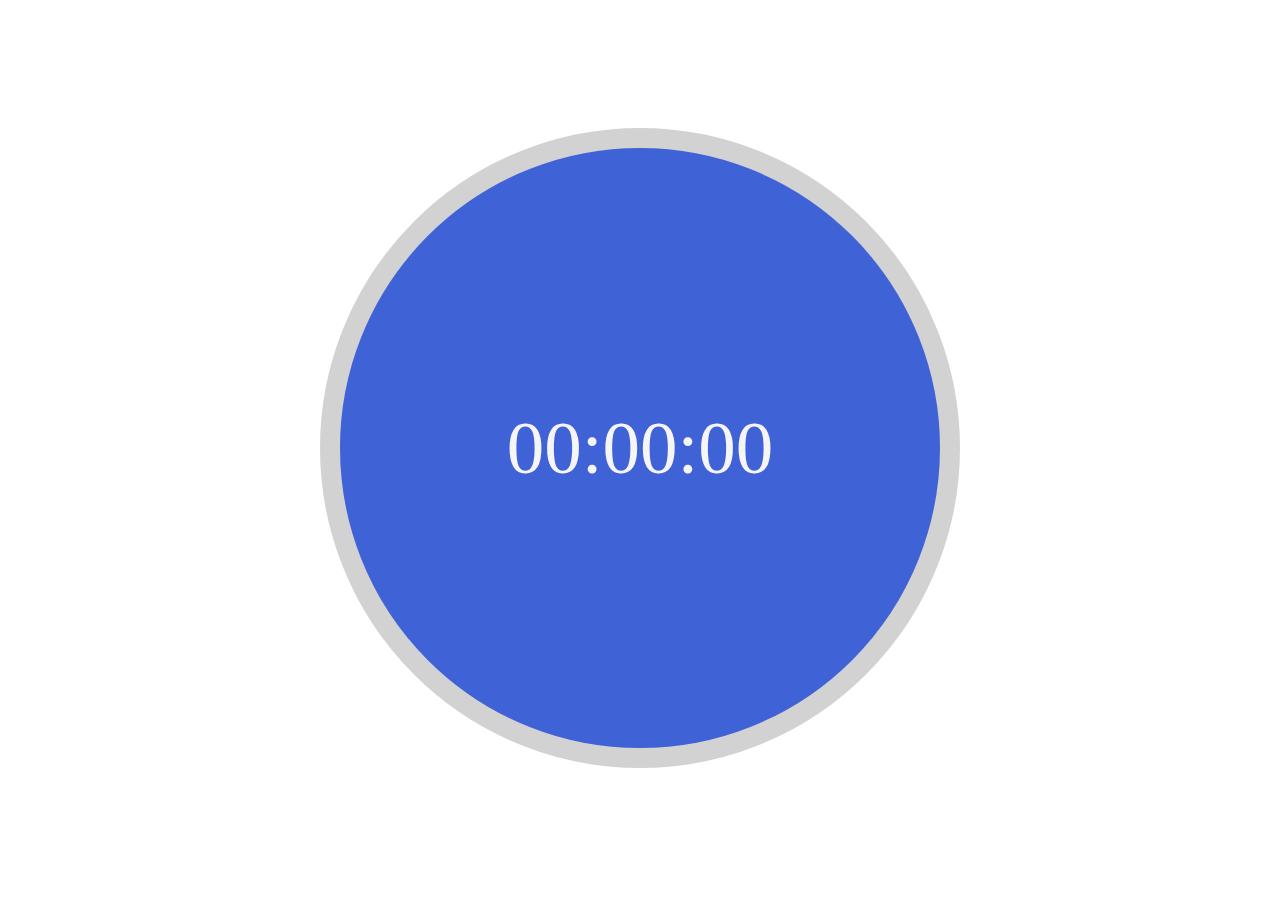
<file: digital-clock/index.html>
<!DOCTYPE html>
<html lang="en">
<head>
    <meta charset="UTF-8">
    <meta http-equiv="X-UA-Compatible" content="IE=edge">
    <meta name="viewport" content="width=device-width, initial-scale=1.0">
    <link rel="stylesheet" href="style.css">
    <script src="index.js"></script>
    <title>Digital Clock</title>
</head>
<body>
    <div>
        <div class="circle">
            <div id="clock">00:00:00</div>
        </div>
    </div>
</body>
</html>
</file>
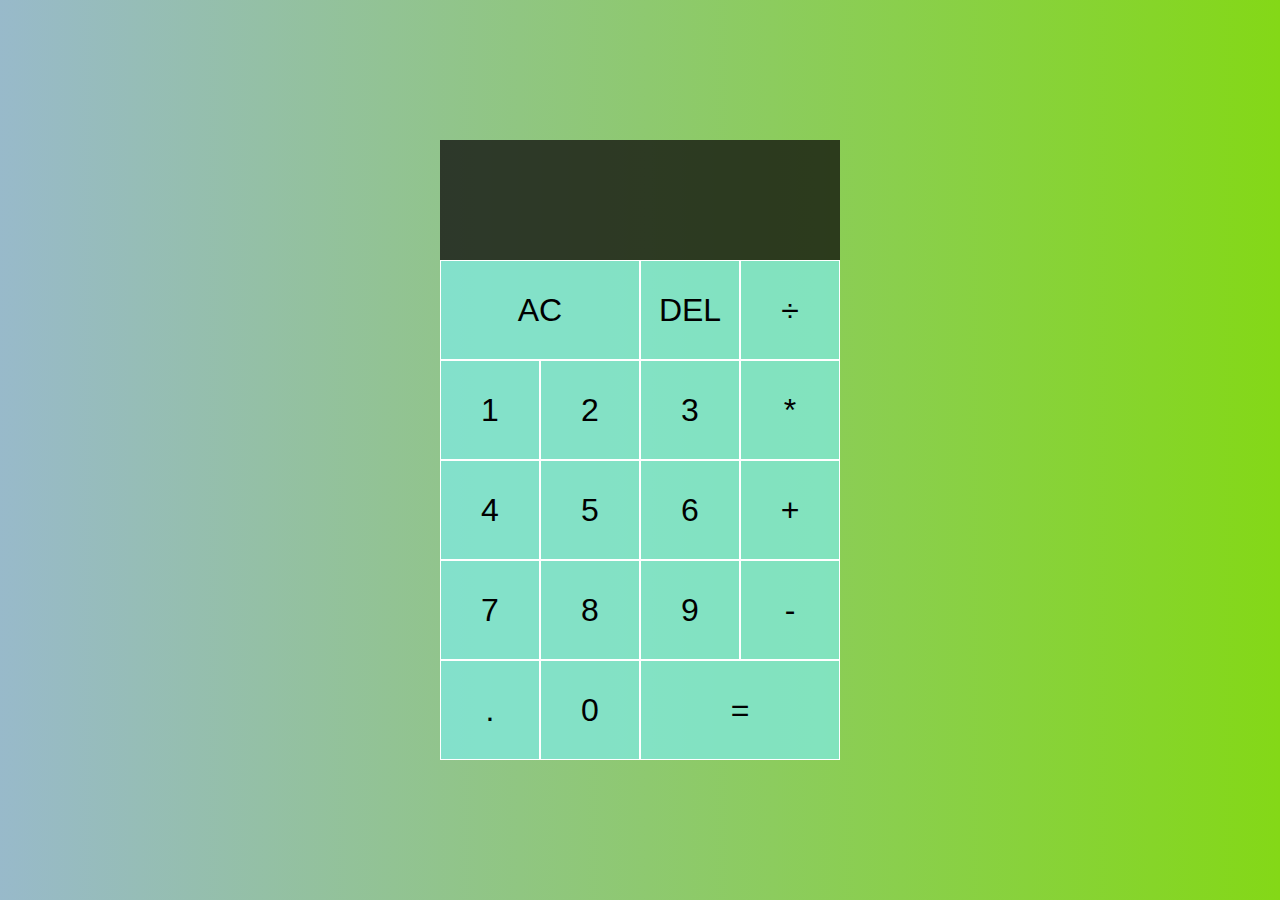
<file: Calculator/calculator.html>
<!DOCTYPE html>
<html lang="en">
<head>
  <meta charset="UTF-8">
  <meta name="viewport" content="width=device-width, initial-scale=1.0">
  <meta http-equiv="X-UA-Compatible" content="ie=edge">
  <title>Calculator</title>
  <link href="calculator.css" rel="stylesheet">
  <script src="calculator.js" defer></script>
</head>
<body>
  <div class="calculator-grid">
    <div class="output">
      <div data-previous-operand class="previous-operand"></div>
      <div data-current-operand class="current-operand"></div>
    </div>
    <button data-all-clear class="span-two">AC</button>
    <button data-delete>DEL</button>
    <button data-operation>÷</button>
    <button data-number>1</button>
    <button data-number>2</button>
    <button data-number>3</button>
    <button data-operation>*</button>
    <button data-number>4</button>
    <button data-number>5</button>
    <button data-number>6</button>
    <button data-operation>+</button>
    <button data-number>7</button>
    <button data-number>8</button>
    <button data-number>9</button>
    <button data-operation>-</button>
    <button data-number>.</button>
    <button data-number>0</button>
    <button data-equals class="span-two">=</button>
  </div>
</body>
</html>
</file>
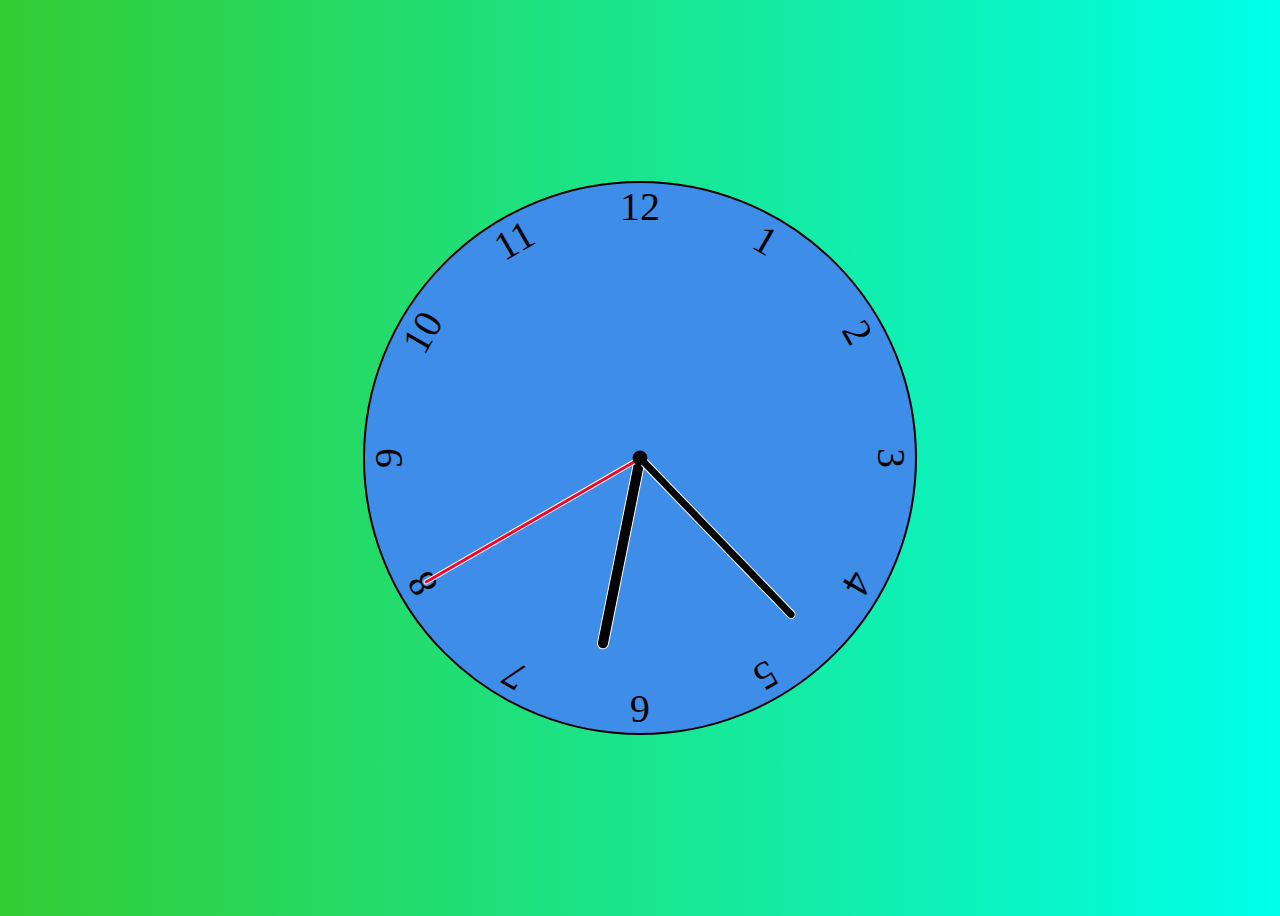
<file: Clock/clock.html>
<!DOCTYPE html>
<html lang="en">
<head>
  <meta charset="UTF-8">
  <link href="clock.css" rel="stylesheet">
  <script defer src="clock.js"></script>
  <title>Clock</title>
</head>
<body>
  <div class="clock">
    <div class="hand hour hidden" data-hour-hand></div> <!--- data atributes are used for easy calling in js --->
    <div class="hand minute hidden" data-minute-hand></div>
    <div class="hand second hidden" data-second-hand></div>
    <div class="number number1">1</div>
    <div class="number number2">2</div>
    <div class="number number3">3</div>
    <div class="number number4">4</div>
    <div class="number number5">5</div>
    <div class="number number6">6</div>
    <div class="number number7">7</div>
    <div class="number number8">8</div>
    <div class="number number9">9</div>
    <div class="number number10">10</div>
    <div class="number number11">11</div>
    <div class="number number12">12</div>
  </div>
</body>
</html>
</file>
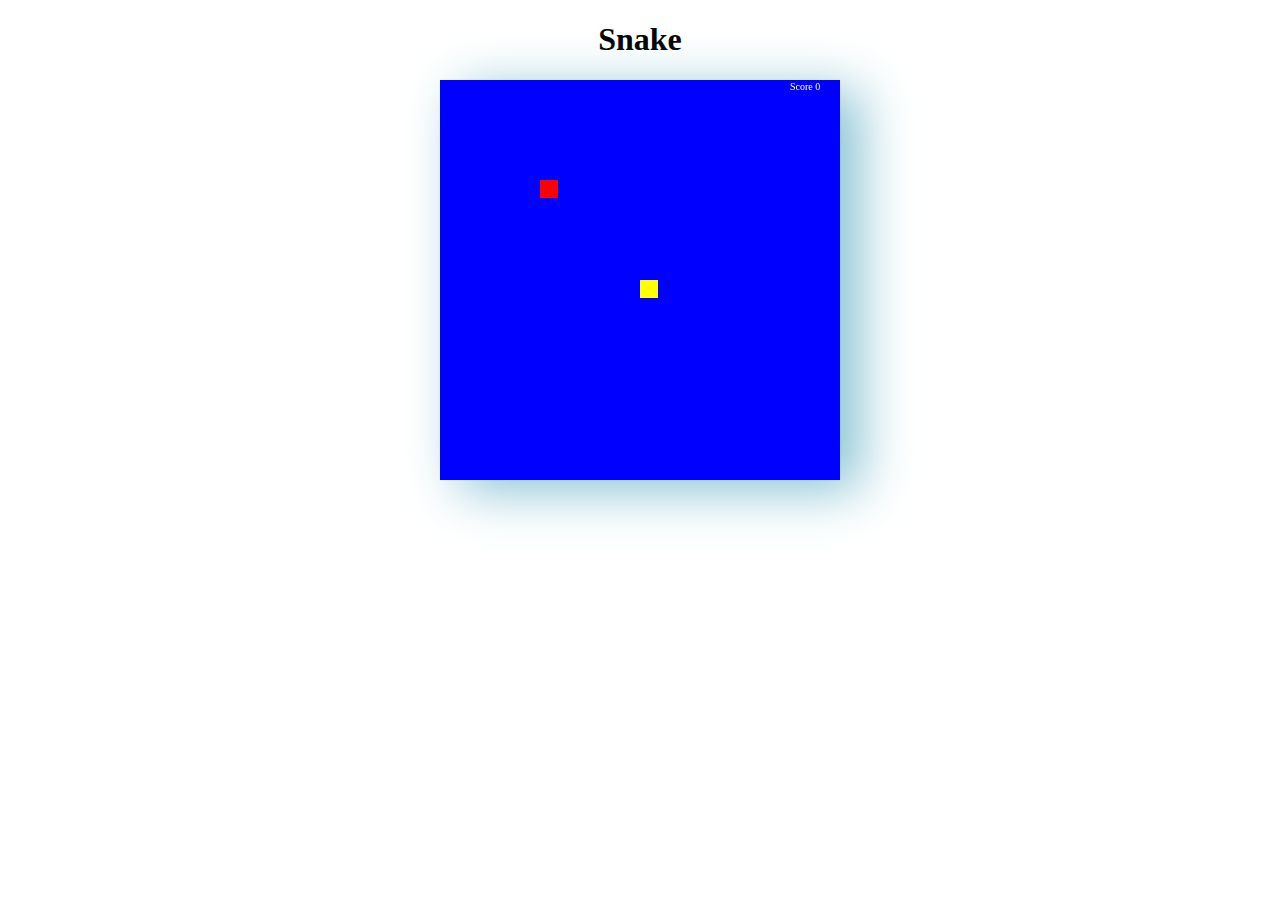
<file: Snake/snake.html>
<!DOCTYPE html>
<html lang="en">
<head>
    <link rel="stylesheet" href="snake.css">
    <meta charset="UTF-8">
    <meta name="viewport" content="width=device-width, initial-scale=1.0">
    <title>Snake</title> 
</head>

<body>
    <h1>Snake</h1>
    
    <canvas id="game" width="400" height="400"/>
    <script src="snake.js"></script>
</body>
</html>
</file>
<file: digital-clock/style.css>
body{
    display: flex;
    justify-content: center;
    padding-top: 120px;
}

.circle{
    background: rgb(64, 98, 215);
    border-radius: 50%;
    border-style: solid;
    border-color: rgb(210, 210, 210);
    border-width: 20px;
    width: 600px;
    height: 600px;
    display: flex;
    justify-content: center;
    align-items: center;
}

#clock {
    font-size: 75px;
    color: whitesmoke;
    width: 400px;
    margin: 200px;
    text-align: center;
}
</file>
<file: Calculator/calculator.css>
*, *::before, *::after {
    box-sizing: border-box;
    font-family: Gotham Rounded, sans-serif; /* default set sans-serif font if there is no Gotham Rounded on the OS*/
    font-weight: normal;
  }
  
  body {
    padding: 0;
    margin: 0;
    background: linear-gradient(to right, #3e7d9c88, #84d817);
  }
  
  .calculator-grid {
    display: grid; /* The CSS Grid Layout Module offers a grid-based layout system, with rows and columns, making it easier to design web pages without having to use floats */
    justify-content: center;
    align-content: center;
    min-height: 100vh;
    grid-template-columns: repeat(4, 100px); /* Create columns for our calculator */
    grid-template-rows: minmax(120px, auto) repeat(5, 100px); /* Create rows but we have minmax for numbers so we can have small numbers 120px and largest numbers when not writing a big number */
  }
  
  .calculator-grid > button {
    cursor: pointer; /* hovering over gives us pointer mouse */
    font-size: 2rem;
    border: 1px solid white;
    outline: none;
    background-color: rgba(127, 233, 224, 0.75);
  }
  
  .calculator-grid > button:hover {
    background-color: rgba(255, 255, 255, .9); /* when we hover over each button it has a white coolor */
  }
  
  .span-two {
    grid-column: span 2; /* AC and = takes 2 columns in the calculator */
  }
  
  .output {
    grid-column: 1 / -1;
    background-color: rgba(12, 9, 9, 0.75);
    display: flex;
    align-items: flex-end;
    justify-content: space-around; /* Puts as much space between every number when we type it in our calculator */
    flex-direction: column;
    padding: 10px;
    word-wrap: break-word;
    word-break: break-all; /* wrap and brake is for big numbers to fit them in the next row of our output in this calculator */
  }
  
  .output .previous-operand {
    color: rgba(224, 206, 206, 0.863);
    font-size: 1.5rem;
  }
  
  .output .current-operand {
    color: white;
    font-size: 2.5rem;
  }
</file>
<file: Clock/clock.css>
body {
    background: linear-gradient(to right, rgba(51, 204, 51), hsl(175, 100%, 50%));
    display: flex;  /* Expands items to fill available free space or shrinks them to prevent overflow */
    justify-content: center;
    align-items: center; /* Puts items to center of the site but on the horizontal scale */
    min-height: 100vh; /* so we can center on vertical scale or height ... */
    overflow: hidden; /* So we can hide the scroll from the site, without it we can scroll or clock with min height up and down ...*/
  }

  .clock {
    width: 550px;
    height: 550px;
    background-color: rgb(61, 141, 233);
    border-radius: 50%;
    border: 2px solid black;
    position: relative;
  }

  .clock .number {
    --rotation: 0;
    position: absolute;
    width: 100%;
    height: 100%;
    text-align: center;
    transform: rotate(var(--rotation));  /* rotation for the numbers */
    font-size: 2.5rem;
  }

  .clock .number1 { --rotation: 30deg; }
  .clock .number2 { --rotation: 60deg; }
  .clock .number3 { --rotation: 90deg; }
  .clock .number4 { --rotation: 120deg; }
  .clock .number5 { --rotation: 150deg; }
  .clock .number6 { --rotation: 180deg; }
  .clock .number7 { --rotation: 210deg; }
  .clock .number8 { --rotation: 240deg; }
  .clock .number9 { --rotation: 270deg; }
  .clock .number10 { --rotation: 300deg; }
  .clock .number11 { --rotation: 330deg; }

  .clock .hand {
    --rotation: 0;
    position: absolute;
    bottom: 50%;
    left: 50%;
    border: 1px solid white;
    border-top-left-radius: 10px;
    border-top-right-radius: 10px;
    transform-origin: bottom; /* Puts the rotation from mid section to the bottom of the hand */
    z-index: 10; /* Puts the hand over the number of the clock */
    transform: translateX(-50%) rotate(calc(var(--rotation) * 1deg));  /* aligns the hand to the center of the number 12 by pulling it on the X coordinate system for -50% of its width*/
  }

  .clock::after {
    content: ''; /* Add a new element so we can style  PS: this element is the circle in the middle of the clock */
    position: absolute;
    background-color: black;
    z-index: 11;
    width: 15px;
    height: 15px;
    top: 50%;
    left: 50%;
    transform: translate(-50%, -50%);
    border-radius: 50%;
  }

  .clock .hand.second {
    width: 3px;
    height: 45%;
    background-color: rgb(255, 0, 43);
  }

  .clock .hand.minute {
    width: 7px;
    height: 40%;
    background-color: black;
  }

  .clock .hand.hour {
    width: 10px;
    height: 35%;
    background-color: black;
  }

  .hidden {
    display: none;
  }
</file>
<file: Snake/snake.css>
body{
    margin: 0px;
    padding: 0px;
    display: flex;
    flex-direction: column;
    justify-content: center;
    align-items: center;
}
canvas{
    box-shadow: rgb(134, 193, 211) 20px 10px 50px;
}
</file>
